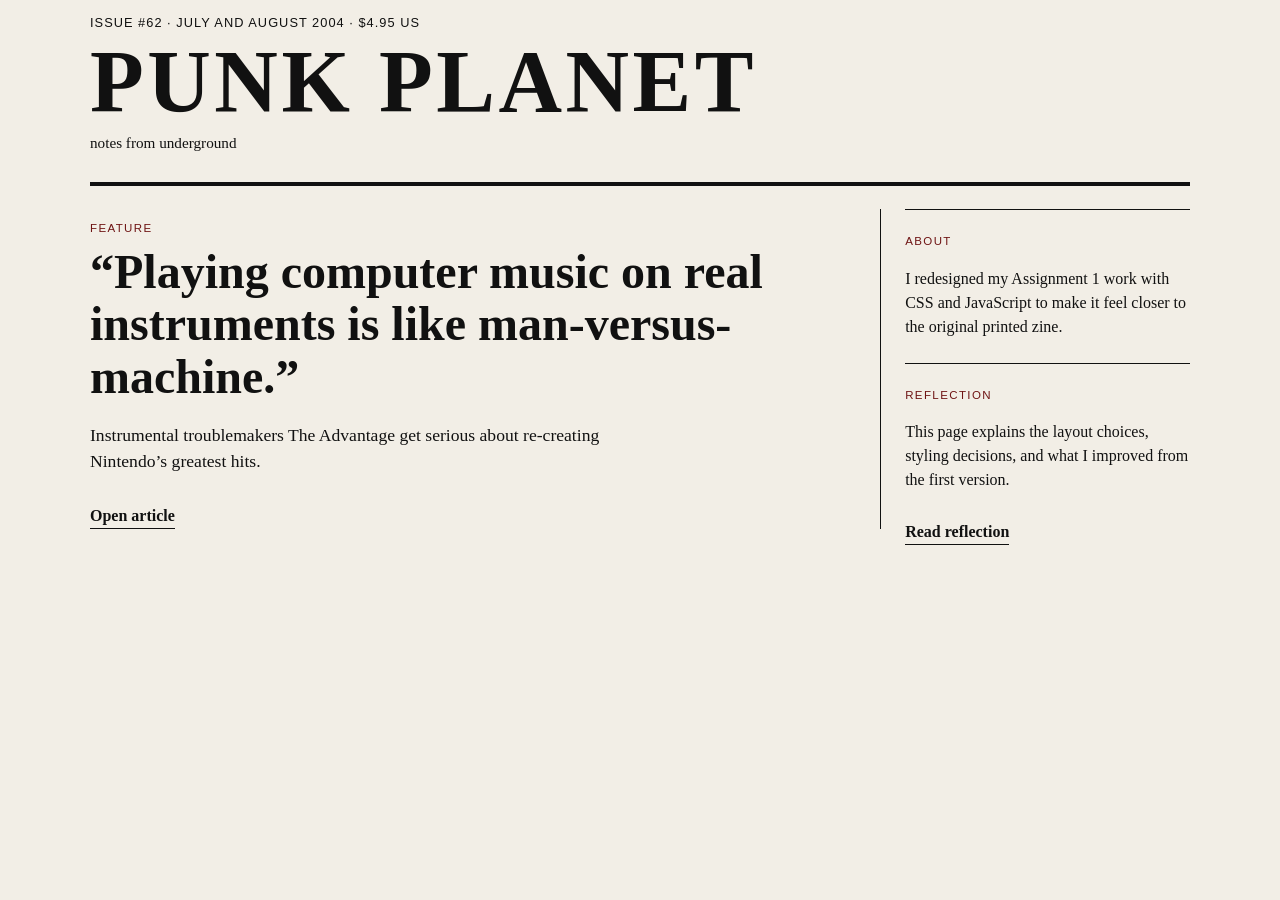
<file: index.html>
<!DOCTYPE html>
<html lang="en">
<head>
    <meta charset="UTF-8">
    <meta name="viewport" content="width=device-width, initial-scale=1.0">
    <title>Punk Planet Fanzine</title>

    <!-- External stylesheet -->
    <link rel="stylesheet" href="style.css">

    <!-- jQuery library -->
    <script src="https://code.jquery.com/jquery-3.7.1.min.js"></script>

    <!-- External JavaScript -->
    <script src="script.js" defer></script>
</head>
<body class="home-page">
    <!-- Magazine-style masthead -->
    <header class="masthead">
        <p class="issue-line">Issue #62 · July and August 2004 · $4.95 US</p>
        <h1>PUNK PLANET</h1>
        <p class="tagline">notes from underground</p>
    </header>

    <main class="home-wrap">
        <!-- Main featured story -->
        <section class="lead-feature">
            <p class="kicker">Feature</p>
            <h2>“Playing computer music on real instruments is like man-versus-machine.”</h2>
            <p class="deck">
                Instrumental troublemakers The Advantage get serious about
                re-creating Nintendo’s greatest hits.
            </p>
            <a href="fanzine-page.html" class="plain-link">Open article</a>
        </section>

        <!-- Secondary information -->
        <aside class="side-notes">
            <section>
                <p class="kicker">About</p>
                <p>
                    I redesigned my Assignment 1 work with CSS and JavaScript
                    to make it feel closer to the original printed zine.
                </p>
            </section>

            <section>
                <p class="kicker">Reflection</p>
                <p>
                    This page explains the layout choices, styling decisions,
                    and what I improved from the first version.
                </p>
                <a href="reflection.html" class="plain-link">Read reflection</a>
            </section>
        </aside>
    </main>
</body>
</html>
</file>
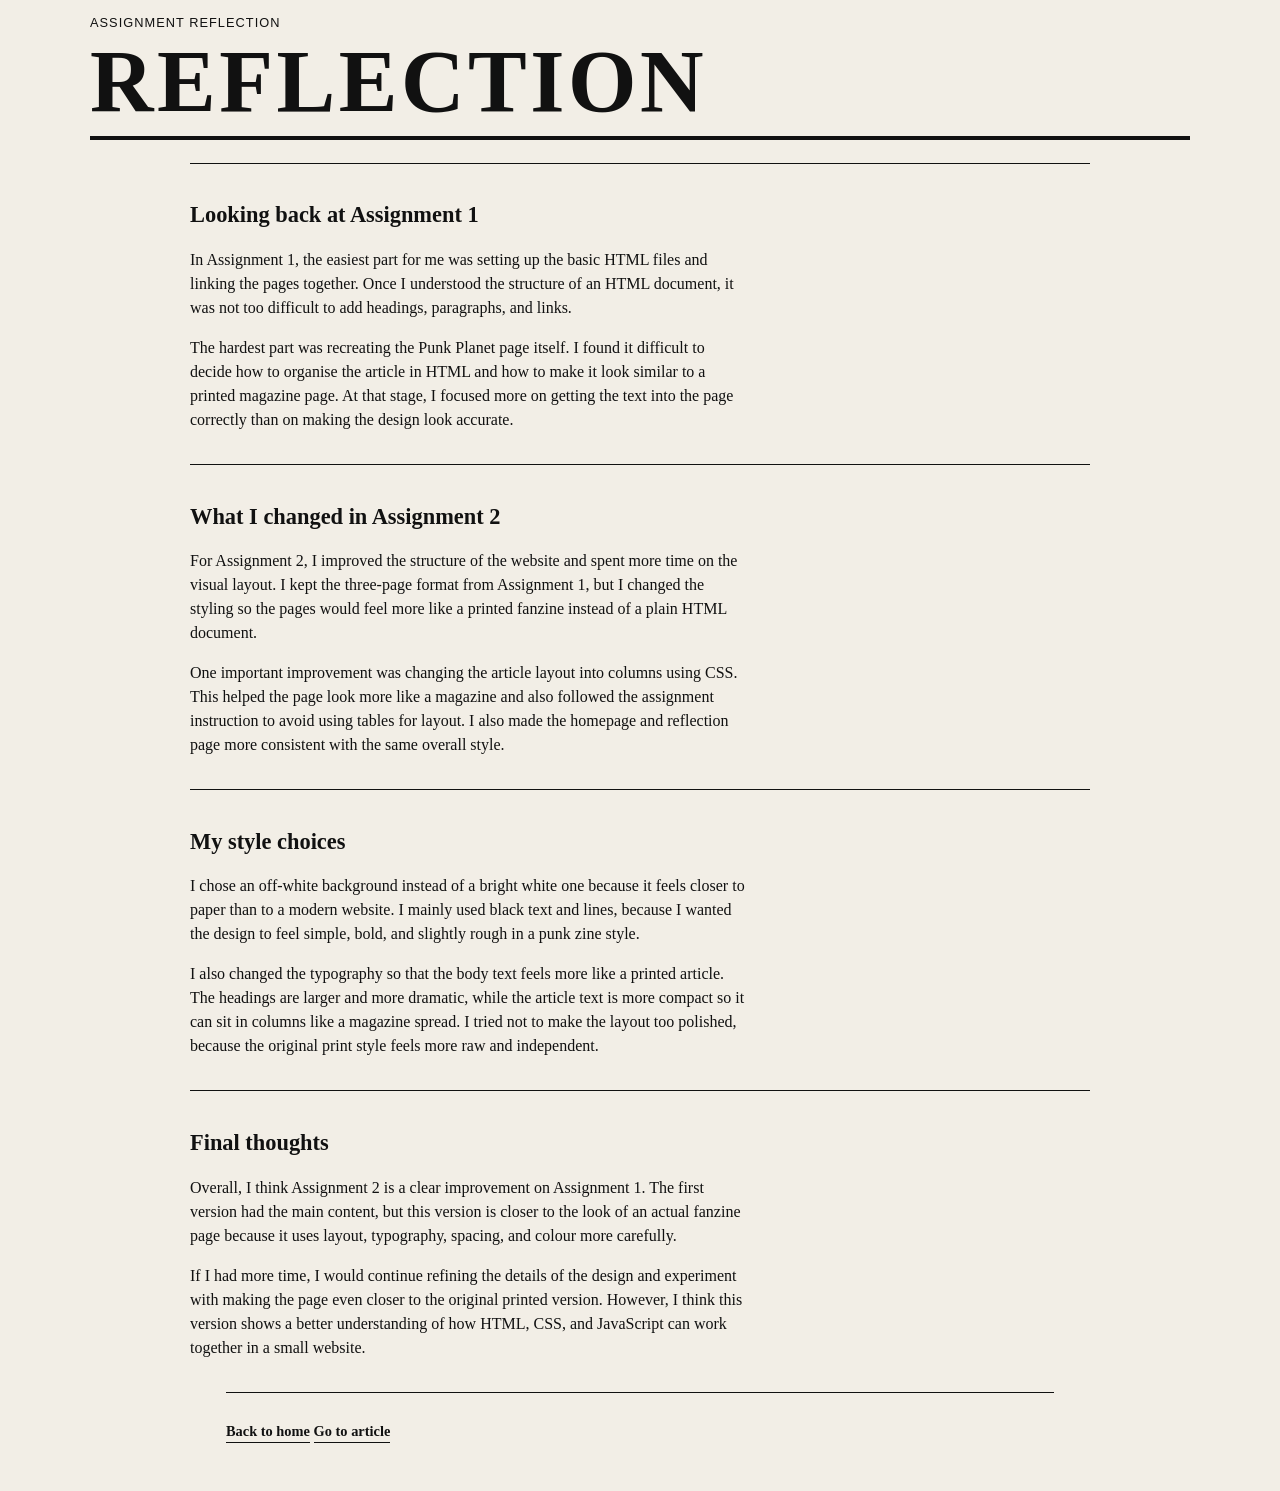
<file: reflection.html>
<!DOCTYPE html>
<html lang="en">
<head>
    <meta charset="UTF-8">
    <meta name="viewport" content="width=device-width, initial-scale=1.0">
    <title>Reflection</title>

    <!-- External stylesheet -->
    <link rel="stylesheet" href="style.css">

    <!-- jQuery library -->
    <script src="https://code.jquery.com/jquery-3.7.1.min.js"></script>

    <!-- External JavaScript -->
    <script src="script.js" defer></script>
</head>
<body>
    <!-- Page header -->
    <header class="zine-header">
        <p class="issue-info">Assignment Reflection</p>
        <h1>REFLECTION</h1>
    </header>

    <main class="reflection-content">
        <section class="reflection-section">
            <h2>Looking back at Assignment 1</h2>
            <p>
                In Assignment 1, the easiest part for me was setting up the basic HTML files
                and linking the pages together. Once I understood the structure of an HTML
                document, it was not too difficult to add headings, paragraphs, and links.
            </p>

            <p>
                The hardest part was recreating the Punk Planet page itself. I found it difficult
                to decide how to organise the article in HTML and how to make it look similar
                to a printed magazine page. At that stage, I focused more on getting the text
                into the page correctly than on making the design look accurate.
            </p>
        </section>

        <section class="reflection-section">
            <h2>What I changed in Assignment 2</h2>
            <p>
                For Assignment 2, I improved the structure of the website and spent more time
                on the visual layout. I kept the three-page format from Assignment 1, but I
                changed the styling so the pages would feel more like a printed fanzine instead
                of a plain HTML document.
            </p>

            <p>
                One important improvement was changing the article layout into columns using CSS.
                This helped the page look more like a magazine and also followed the assignment
                instruction to avoid using tables for layout. I also made the homepage and
                reflection page more consistent with the same overall style.
            </p>
        </section>

        <section class="reflection-section">
            <h2>My style choices</h2>
            <p>
                I chose an off-white background instead of a bright white one because it feels
                closer to paper than to a modern website. I mainly used black text and lines,
                because I wanted the design to feel simple, bold, and slightly rough in a punk 
                zine style.
            </p>

            <p>
                I also changed the typography so that the body text feels more like a printed
                article. The headings are larger and more dramatic, while the article text is
                more compact so it can sit in columns like a magazine spread. I tried not to
                make the layout too polished, because the original print style feels more raw
                and independent.
            </p>
        </section>

        <section class="reflection-section">
            <h2>Final thoughts</h2>
            <p>
                Overall, I think Assignment 2 is a clear improvement on Assignment 1. The first
                version had the main content, but this version is closer to the look of an
                actual fanzine page because it uses layout, typography, spacing, and colour
                more carefully.
            </p>

            <p>
                If I had more time, I would continue refining the details of the design and
                experiment with making the page even closer to the original printed version.
                However, I think this version shows a better understanding of how HTML, CSS,
                and JavaScript can work together in a small website.
            </p>
        </section>

        <nav class="page-links">
            <a href="index.html" class="plain-link">Back to home</a>
            <a href="fanzine-page.html" class="plain-link">Go to article</a>
        </nav>
    </main>
</body>
</html>
</file>
<file: style.css>
/* Base page style */
body {
    margin: 0;
    background: #f2eee6;
    color: #111;
    font-family: Georgia, "Times New Roman", serif;
    line-height: 1.5;
}

/* Shared layout */
main {
    width: min(1100px, 92%);
    margin: 0 auto;
}

a {
    color: inherit;
}

/* Masthead */
.masthead,
.zine-header {
    border-bottom: 4px solid #111;
    padding: 0.8rem 0 0.8rem;
    width: min(1100px, 92%);
    margin: 0 auto 1.4rem;
}

.issue-line,
.issue-info {
    font-family: Arial, Helvetica, sans-serif;
    font-size: 0.8rem;
    letter-spacing: 0.08em;
    text-transform: uppercase;
    margin: 0 0 0.5rem;
}

.masthead h1,
.zine-header h1 {
    font-size: clamp(2.8rem, 8vw, 5.5rem);
    line-height: 0.95;
    margin: 0;
    letter-spacing: 0.04em;
}

.tagline {
    margin-top: 0.5rem;
    font-size: 0.95rem;
}

/* Home page */
.home-wrap {
    display: grid;
    grid-template-columns: 2.5fr 0.9fr;
    gap: 1.5rem;
    align-items: start;
}

.lead-feature {
    padding-right: 2rem;
    border-right: 1px solid #111;
}

.kicker {
    font-family: Arial, Helvetica, sans-serif;
    font-size: 0.72rem;
    text-transform: uppercase;
    letter-spacing: 0.12em;
    color: #6f1414;
    margin-bottom: 0.5rem;
}

.lead-feature h2 {
    font-size: clamp(1.8rem, 4vw, 3rem);
    line-height: 1.1;
    margin: 0 0 1rem;
    text-transform: none;
    letter-spacing: 0;
}

.deck {
    font-size: 1.1rem;
    max-width: 32rem;
}

.small-note {
    font-size: 0.95rem;
    color: #333;
    max-width: 34rem;
}

.side-notes section {
    border-top: 1px solid #111;
    padding-top: 0.75rem;
    margin-bottom: 1.5rem;
}

.plain-link {
    display: inline-block;
    margin-top: 0.75rem;
    text-decoration: none;
    border-bottom: 1px solid #111;
    font-weight: bold;
}

.plain-link:hover {
    color: #6f1414;
}

/* Article page */
.fanzine-layout {
    width: min(1200px, 94%);
    margin: 0 auto 3rem;
    background: transparent;
    padding: 0;
    font-family: Georgia, "Times New Roman", serif;
}

.top-row {
    display: grid;
    grid-template-columns: 0.95fr 1.45fr;
    gap: 2rem;
    align-items: start;
    margin-bottom: 2rem;
    border-bottom: 1px solid #111;
    padding-bottom: 1.5rem;
}

.image-left img {
    width: 100%;
    display: block;
    filter: grayscale(100%);
    border: 1px solid #111;
}

.text-right h1 {
    font-size: clamp(2rem, 5vw, 4rem);
    line-height: 1;
    margin: 0 0 1rem;
    letter-spacing: 0;
}

.text-right h2 {
    font-family: Arial, Helvetica, sans-serif;
    font-size: 0.95rem;
    text-transform: uppercase;
    letter-spacing: 0.08em;
    margin: 0 0 1rem;
    line-height: 1.4;
}

/* Article columns */
.columns-grid {
    display: grid;
    grid-template-columns: repeat(4, 1fr);
    gap: 1rem;
    align-items: start;
}

.column {
    background: transparent;
    border: none;
    padding: 0;
    font-size: 0.92rem;
}

.column p,
.column blockquote {
    margin-top: 0;
    margin-bottom: 1rem;
}

.column blockquote {
    font-style: normal;
    border-left: 2px solid #111;
    padding-left: 0.75rem;
}

.column cite {
    font-style: normal;
    font-weight: bold;
    text-transform: uppercase;
    letter-spacing: 0.04em;
}

/* Reflection page */
.reflection-content {
    width: min(900px, 92%);
    margin: 0 auto 3rem;
    font-family: Georgia, "Times New Roman", serif;
}

.reflection-section {
    background: transparent;
    border: none;
    border-top: 1px solid #111;
    padding: 1rem 0 0;
    margin-bottom: 2rem;
}

.reflection-section h2 {
    font-size: 1.4rem;
    margin-bottom: 1rem;
}

.reflection-section p,
.reflection-section li {
    max-width: 70ch;
}

.page-links,
.site-footer,
footer {
    width: min(1100px, 92%);
    margin: 2rem auto 0;
    padding-top: 1rem;
    border-top: 1px solid #111;
    text-align: left;
    font-size: 0.9rem;
}

/* Optional hover effect */
.hover-effect {
    transform: rotate(-1deg) scale(1.02);
    transition: transform 0.25s ease;
}

/* Responsive */
@media (max-width: 900px) {
    .home-wrap,
    .top-row,
    .columns-grid {
        grid-template-columns: 1fr;
    }

    .lead-feature {
        border-right: none;
        padding-right: 0;
        border-bottom: 1px solid #111;
        padding-bottom: 1rem;
    }
}
</file>
